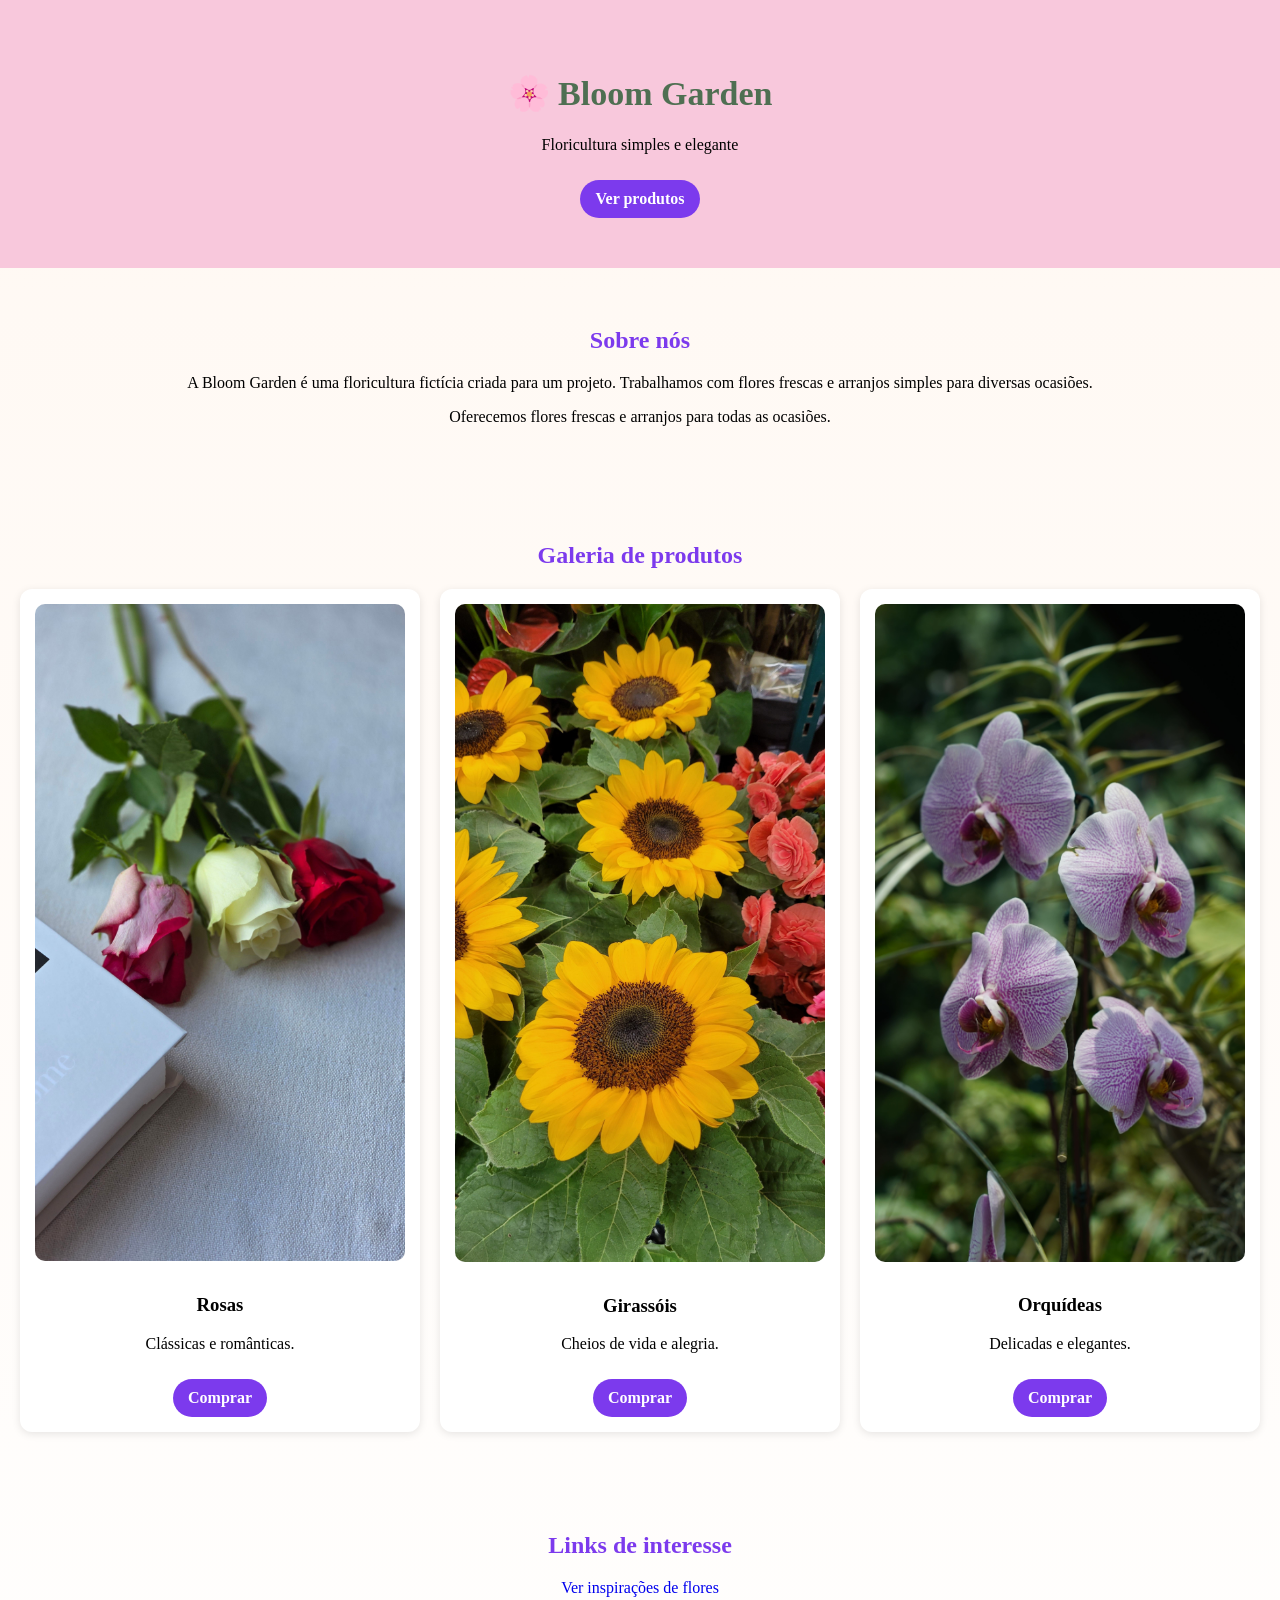
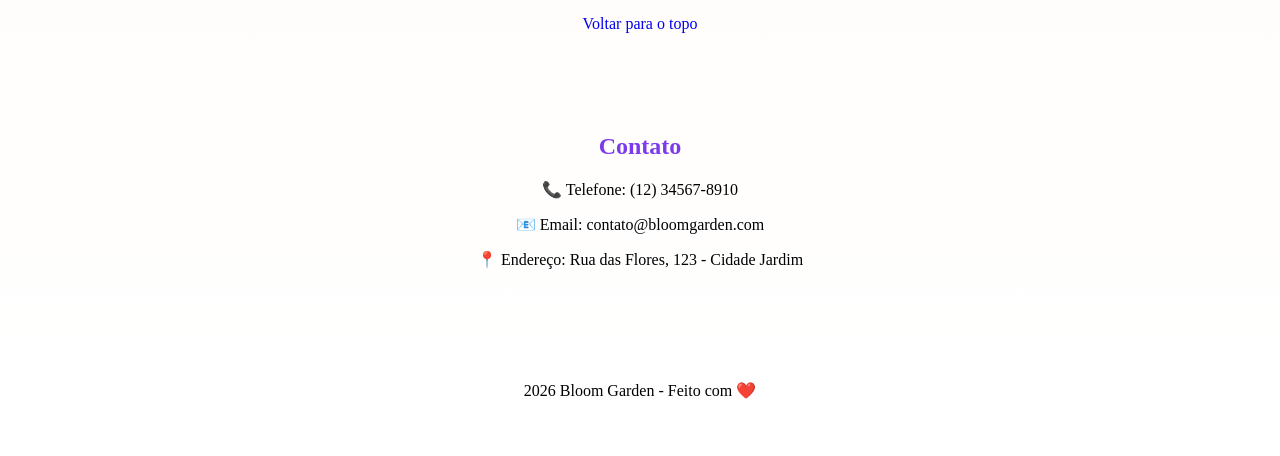
<file: Maria-Clara-Almirante/index.html>
<!DOCTYPE html>
<html lang="pt-br">

<head>
  <meta charset="UTF-8">
  
  <title>Bloom Garden</title>

  <!-- ÍCONE -->
  <link rel="icon" href="data:image/svg+xml,<svg xmlns=%22http://www.w3.org/2000/svg%22 viewBox=%220 0 100 100%22><text y=%22.9em%22 font-size=%2290%22>🌸</text></svg>">

  <!-- CSS -->
  <link rel="stylesheet" href="css/style.css">
</head>

<body>

  <!-- TOPO -->
  <header id="topo">

    <h1>🌸 Bloom Garden</h1>
    <p>Floricultura simples e elegante</p>

    <a class="botao" href="#produtos">Ver produtos</a>

  </header>

  <!-- SOBRE -->
  <section class="secao">

    <h2>Sobre nós</h2>

    <p>A Bloom Garden é uma floricultura fictícia criada para um projeto.
      Trabalhamos com flores frescas e arranjos simples para diversas ocasiões.</p>
      <p>Oferecemos flores frescas e arranjos para todas as ocasiões.</p>

  </section>

  <!-- PRODUTOS -->
  <section class="secao" id="produtos">

    <h2>Galeria de produtos</h2>

    <div class="grid">

      <div class="card">
        <img src="imagens/pexels-nour-alhoda-2151678059-33888002.jpg" alt="Rosas">
        <h3>Rosas</h3>
        <p>Clássicas e românticas.</p>
        <a class="botao" href="#">Comprar</a>
      </div>

      <div class="card">
        <img src="imagens/pexels-anderson-mendes-2159093743-37843483.jpg" alt="Girassóis">
        <h3>Girassóis</h3>
        <p>Cheios de vida e alegria.</p>
        <a class="botao" href="#">Comprar</a>
      </div>

      <div class="card">
        <img src="imagens/pexels-chongks-195925549-11478454.jpg" alt="Orquídeas">
        <h3>Orquídeas</h3>
        <p>Delicadas e elegantes.</p>
        <a class="botao" href="#">Comprar</a>
      </div>

    </div>

  </section>

  <!-- LINKS DE -->
   <section class="secao">

    <h2>Links de interesse</h2>

    <a href="https://www.pinterest.com/search/pins/?q=flowers" target="_blank"> Ver inspirações de flores</a>

    <br><br>

    <a href="#topo">Voltar para o topo</a>

   </section>

  <!-- CONTATO -->
  <section class="secao">
    <h2>Contato</h2>

    <p>📞 Telefone: (12) 34567-8910</p>
    <p>📧 Email: contato@bloomgarden.com</p>
    <p>📍 Endereço: Rua das Flores, 123 - Cidade Jardim</p>

  </section>

  <!-- RODAPÉ -->
  <footer class="secao">
    <p>2026 Bloom Garden - Feito com ❤️</p>

  </footer>

</body>
</html>
</file>
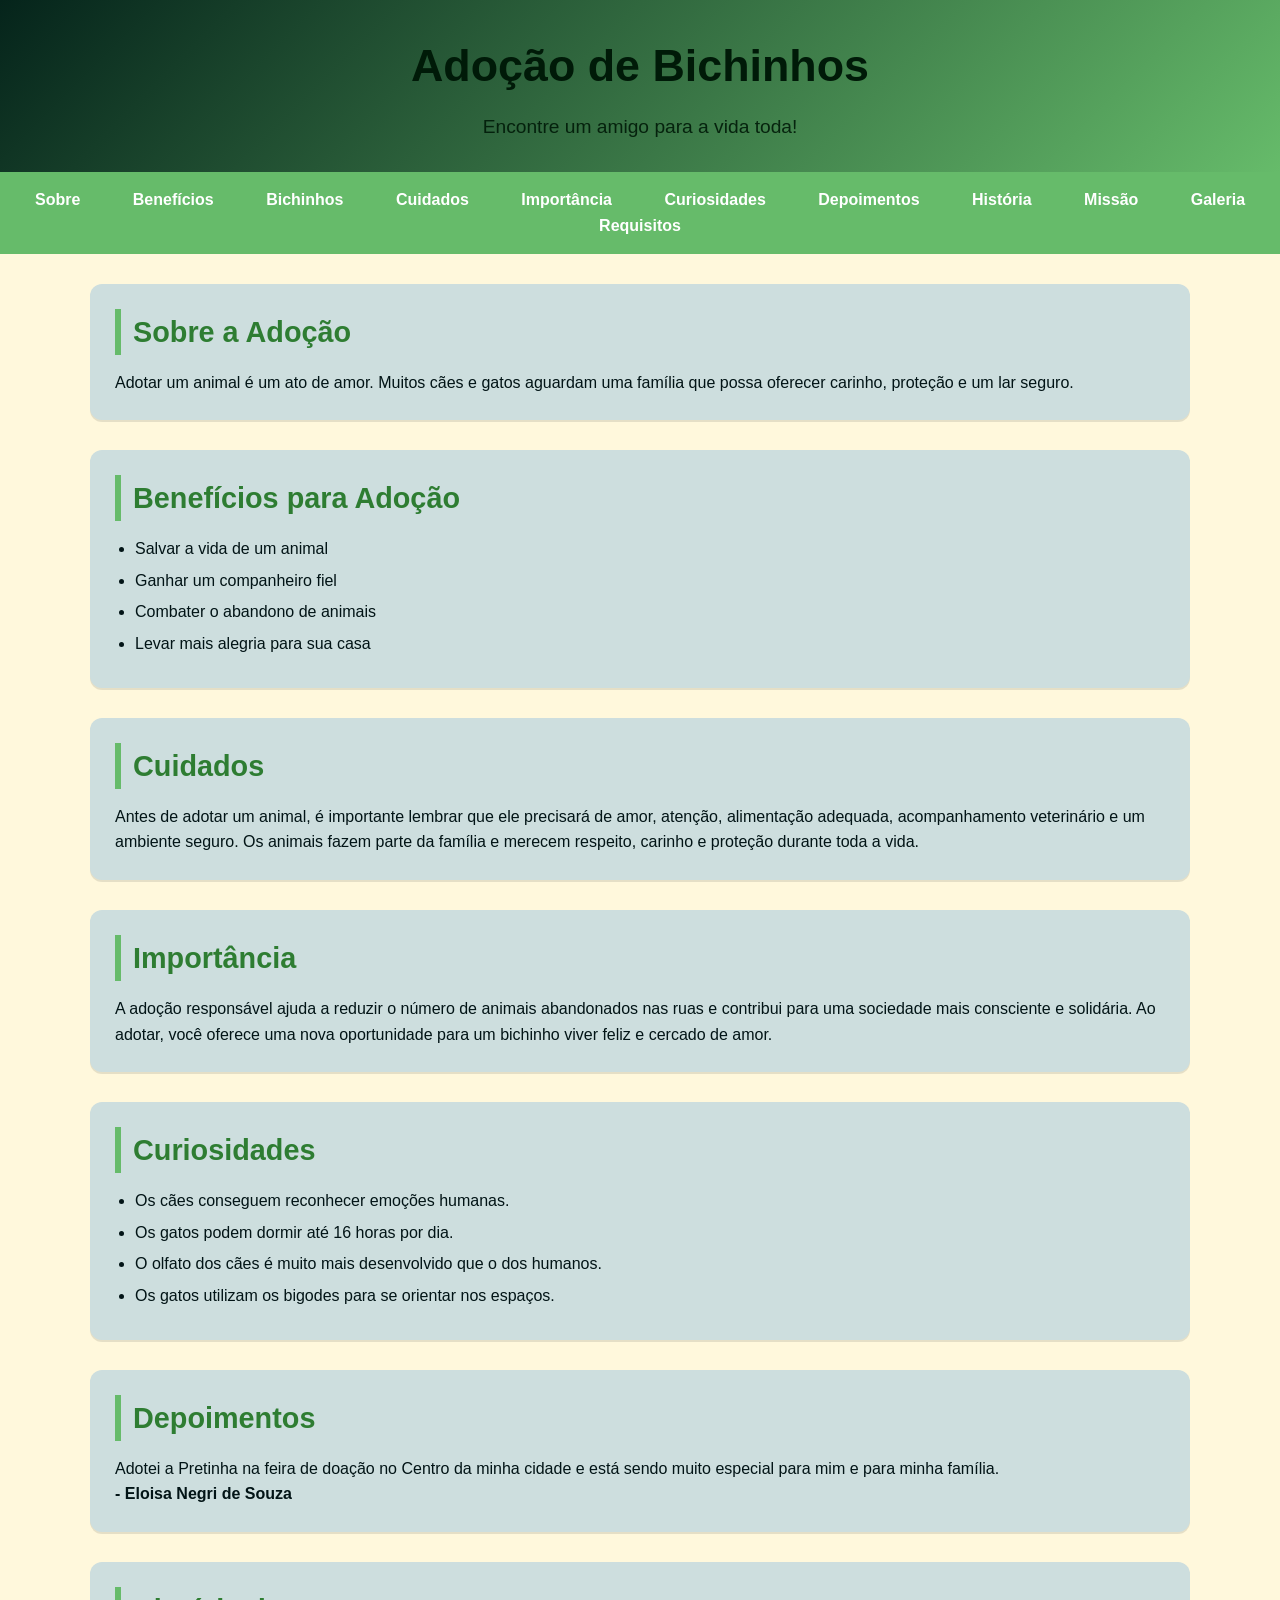
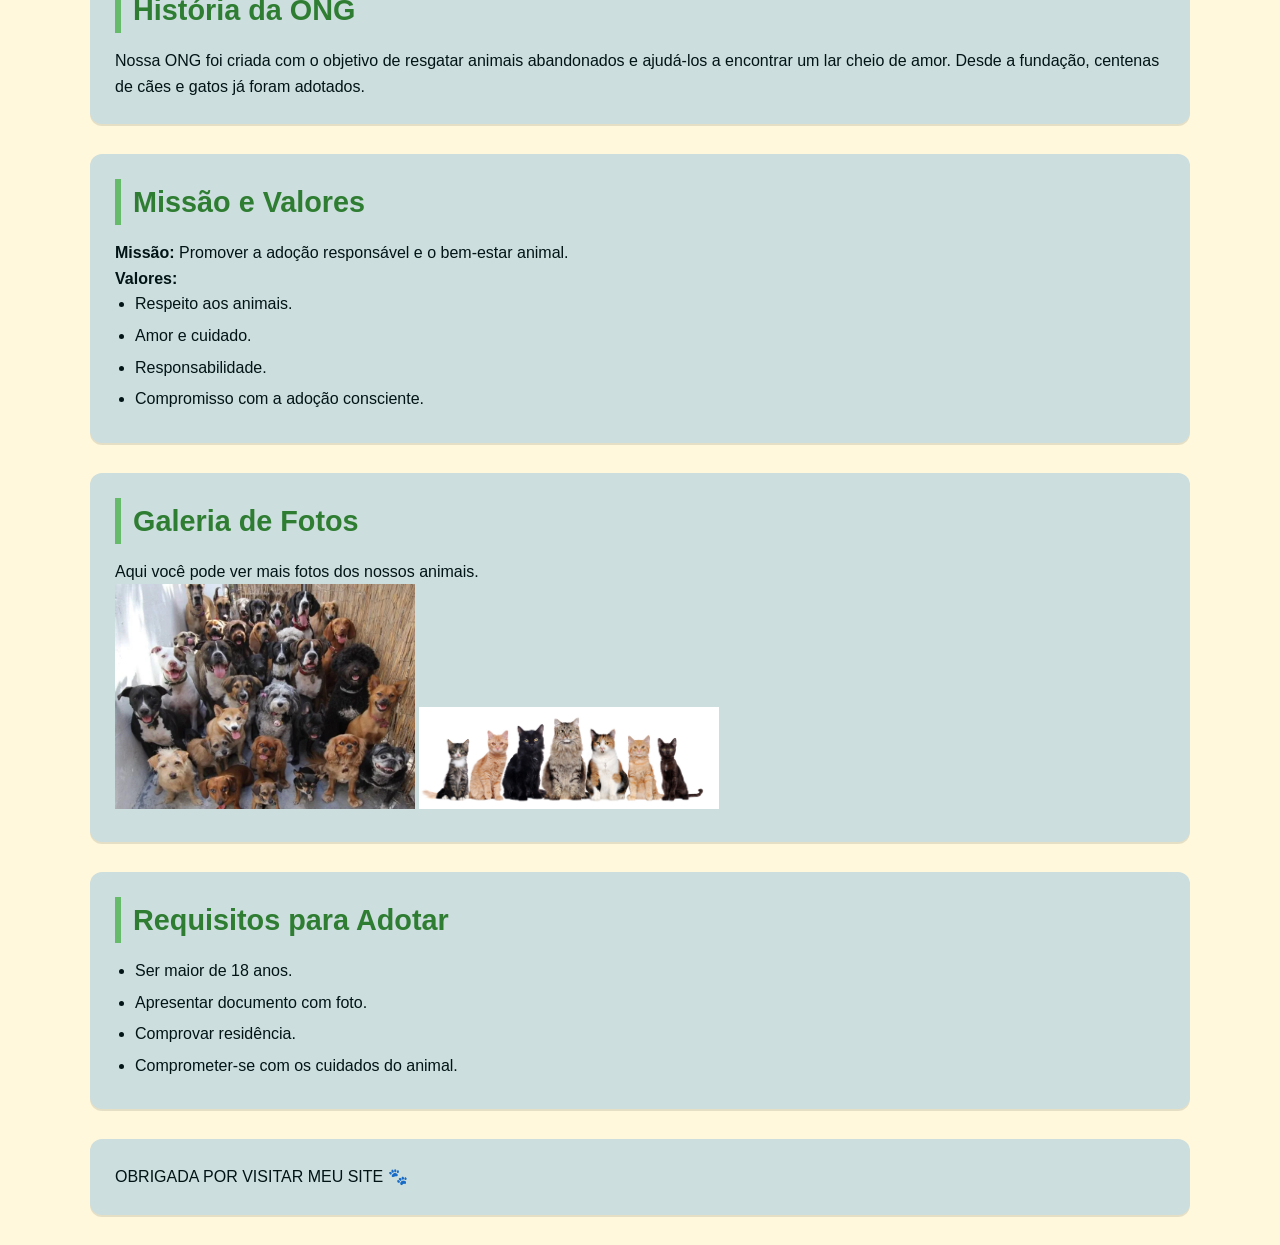
<file: eloisa-negri-de-souza/projeto final index.html>
<!DOCTYPE html>
<html lang="pt-BR">
<head>
    <meta charset="UTF-8">
    <meta name="viewport" content="width=device-width, initial-scale=1.0">
    <title>Adoção de Bichinhos</title>
    <link rel="stylesheet" href="estilo.css">
</head>
<body>
<header>
    <h1>Adoção de Bichinhos</h1>
    <p>Encontre um amigo para a vida toda!</p>
    </header>
    <nav>
        <a href="#sobre">Sobre</a>
        <a href="#beneficios">Benefícios</a>
        <a href="#bichinhos">Bichinhos</a>
        <a href="#cuidados">Cuidados</a>
        <a href="#importancia">Importância</a>
        <a href="#curiosidades">Curiosidades</a>
        <a href="#depoimentos">Depoimentos</a>
        <a href="#historia">História</a>
        <a href="#missao">Missão</a>
        <a href="#galeria">Galeria</a>
        <a href="#requisitos">Requisitos</a>
    </nav>

    <main>
        <section id="sobre">
            <h2>Sobre a Adoção</h2>
            <p>Adotar um animal é um ato de amor. Muitos cães e gatos aguardam uma família que possa oferecer carinho, proteção e um lar seguro.</p>
        </section>

        <section id="beneficios">
            <h2>Benefícios para Adoção</h2>
            <ul>
                <li>Salvar a vida de um animal</li>
                <li>Ganhar um companheiro fiel</li>
                <li>Combater o abandono de animais</li>
                <li>Levar mais alegria para sua casa</li>
            </ul>
        </section>

        <section id="cuidados">
            <h2>Cuidados</h2>
            <p>Antes de adotar um animal, é importante lembrar que ele precisará de amor, atenção, alimentação adequada, acompanhamento veterinário e um ambiente seguro. Os animais fazem parte da família e merecem respeito, carinho e proteção durante toda a vida.</p>
        </section>

        <section id="importancia">
            <h2>Importância</h2>
            <p>A adoção responsável ajuda a reduzir o número de animais abandonados nas ruas e contribui para uma sociedade mais consciente e solidária. Ao adotar, você oferece uma nova oportunidade para um bichinho viver feliz e cercado de amor.</p>
        </section>

        <section id="curiosidades">
            <h2>Curiosidades</h2>
            <ul>
                <li>Os cães conseguem reconhecer emoções humanas.</li>
                <li>Os gatos podem dormir até 16 horas por dia.</li>
                <li>O olfato dos cães é muito mais desenvolvido que o dos humanos.</li>
                <li>Os gatos utilizam os bigodes para se orientar nos espaços.</li>
            </ul>
        </section>

        <section id="depoimentos">
            <h2>Depoimentos</h2>
            <div class="depoimento">
                <p>Adotei a Pretinha na feira de doação no Centro da minha cidade e está sendo muito especial para mim e para minha família.</p>
                <strong>- Eloisa Negri de Souza</strong>
            </div>
        </section>

        <section id="historia">
            <h2>História da ONG</h2>
            <p>Nossa ONG foi criada com o objetivo de resgatar animais abandonados e ajudá-los a encontrar um lar cheio de amor. Desde a fundação, centenas de cães e gatos já foram adotados.</p>
        </section>

        <section id="missao">
            <h2>Missão e Valores</h2>
            <p><strong>Missão:</strong> Promover a adoção responsável e o bem-estar animal.</p>
            <p><strong>Valores:</strong></p>
            <ul>
                <li>Respeito aos animais.</li>
                <li>Amor e cuidado.</li>
                <li>Responsabilidade.</li>
                <li>Compromisso com a adoção consciente.</li>
            </ul>
        </section>

        <section id="galeria">
            <h2>Galeria de Fotos</h2>
            <p>Aqui você pode ver mais fotos dos nossos animais.</p>
            <div class="galeria">
                <img src="cachorros.webp" width="300px" alt="Cachorros">
                <img src="tipos de gatos.jpg" width="300px" alt="Gatos">
            </div>
        </section>

        <section id="requisitos">
            <h2>Requisitos para Adotar</h2>
            <ul>
                <li>Ser maior de 18 anos.</li>
                <li>Apresentar documento com foto.</li>
                <li>Comprovar residência.</li>
                <li>Comprometer-se com os cuidados do animal.</li>
            </ul> 
        </section>
        <section>
             <p> OBRIGADA POR VISITAR MEU SITE 🐾</p>
        </section>

    </main>
</body>
</html>
</file>
<file: Maria-Clara-Almirante/css/style.css>
/* ===== FUNDO ===== */
body {
  margin: 0;
  font-family: 'Playfair Display', serif;
  background: linear-gradient(#fff8f2, #ffffff);
  text-align: center;
}

/* ===== TOPO ===== */
#topo {
  background-color: #f8c8dc;
  padding: 50px 20px;
}

/* ===== SEÇÕES ===== */
.secao {
  padding: 40px 20px;
}

/* ===== TÍTULOS ===== */
h1 {
  color: #4f6f52;
  font-size: 34px;
}

h2 {
  color: #7c3aed;
}

/* ===== LINKS ===== */
a {
  text-decoration: none;
}

/* ===== GRID ===== */
.grid {
  display: grid;
  grid-template-columns: repeat(auto-fit, minmax(180px, 1fr));
  gap: 20px;
}

/* ===== CARD ===== */
.card {
  background: white;
  padding: 15px;
  border-radius: 12px;

  box-shadow: 0 2px 8px rgba(0,0,0,0.1);

  transition: 0.3s;
}

/* HOVER NOS CARDS */
.card:hover {
  transform: translateY(-5px);
}

/* ===== IMAGEM DOS CARDS ===== */
.card img {
  width: 100%;
  border-radius: 10px;
  margin-bottom: 10px;
}

/* ===== BOTÃO ===== */
.botao {
  display: inline-block;
  background: #7c3aed;
  color: white;
  padding: 10px 15px;
  border-radius: 20px;
  margin-top: 10px;

  font-weight: bold;
  transition: 0.3s;
}

/* HOVER BOTÃO */
.botao:hover {
  background: #4f6f52;
  transform: scale(1.05);
}

/* ===== IMAGEM GRANDE ===== */
.imagem {
  width: 90%;
  max-width: 400px;
  border-radius: 10px;
}
</file>
<file: eloisa-negri-de-souza/estilo.css>
* {
    margin: 0;
    padding: 0;
    box-sizing: border-box;
}

body {
    font-family: "Poppins", Arial, Helvetica, sans-serif;
    background-color: #FFF8DC;
    color: rgb(2, 20, 22);
    line-height: 1.6;
}

header {
    background: linear-gradient(135deg, #05241b, #66bb6a); 
    color: rgb(0, 26, 8);
    text-align: center;
    padding: 30px 20px;
}

header h1 {
    font-size: 2.8rem;
    margin-bottom: 10px;
}

header p {
    font-size: 1.2rem;
    opacity: 0.9;
}

nav {
    background-color: #66BB6A;
    text-align: center;
    padding: 15px 10px;
    position: sticky;
    top: 0;
    z-index: 1000;
}

nav a {
    color: white;
    text-decoration:none;
    margin: 0 12px;
    font-weight: 600;
    padding: 8px 12px;
    border-radius: 5px;
    transition: 0.3s;
    font-size: 1rem;
}

nav a:hover {
    background-color: #66bb6a;
    color: white;
}

section {
    background:#CDDEDE;
    margin: 30px auto;
    padding: 25px;
    border-radius: 12px;
    box-shadow: 0 2px rgba(0, 0, 0, 0.1);
    max-width: 1100px;
}

h2 {
    color: #2e7d32;
    margin-bottom: 15px;
    border-left: 6px solid #66bb6a;
    padding-left: 12px;
    font-size: 1.8rem;
}

h3 {
    color: #2e7d32;
    margin-bottom: 8px;
}

ul {
    margin-left: 20px;
}

li {
    margin-bottom: 6px;
}

/* BICHINHOS */
.animal {
    border: 1px solid #e0e0e0;
    border-radius: 10px;
    padding: 15px;
    text-align: center;
    width: 300px;
    display: inline-block;
    margin: 10px;
    vertical-align: top;
    background: #fafafa;
    transition: transform 0.3s;
}

.animal:hover {
    transform: translateY(-5px);
    box-shadow: 0 4px 12px rgba(0, 0, 0, 0.15);
}

.animal img {
    max-width: 100%;
    height: 200px;
    object-fit: cover;
    border-radius: 8px;
    margin-bottom: 10px;
    

}
</file>
